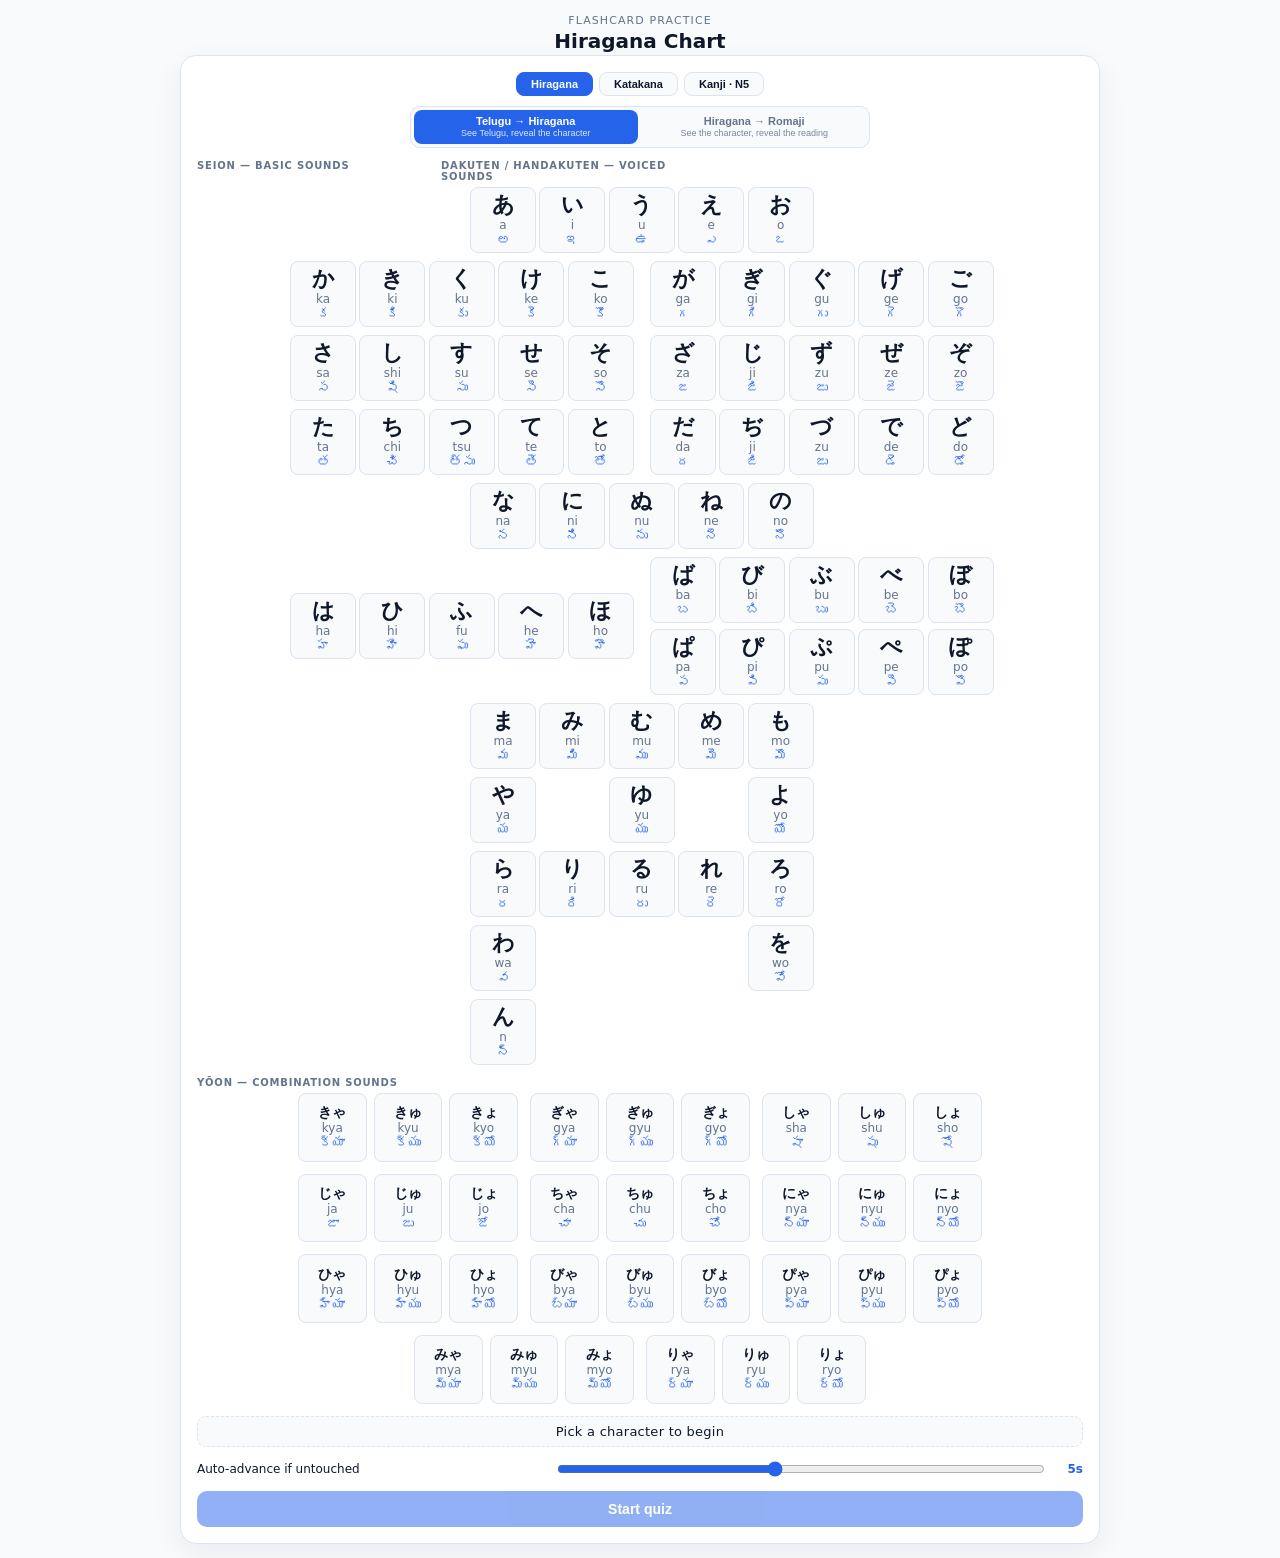
<file: hiragana-karuta.html>
<!DOCTYPE html>
<html lang="en">
<head>
<meta charset="UTF-8">
<title>Script Flashcards</title>
<meta name="viewport" content="width=device-width, initial-scale=1.0">
<script>
  // Same origin as the parent app, so the shared 'theme' preference carries over —
  // keeps this page in sync whether opened directly or inside the parent's popup.
  if (localStorage.getItem('theme') === 'dark' ||
      (!localStorage.getItem('theme') && window.matchMedia('(prefers-color-scheme: dark)').matches)) {
    document.documentElement.classList.add('dark');
  }
</script>
<style>
  :root{
    color-scheme: light;
    --panel: #ffffff;
    --panel-strong: #f8fafc;
    --border: #dbe4f0;
    --text: #0f172a;
    --muted: #64748b;
    --accent: #2563eb;
    --accent-soft: #eff6ff;
    --accent-dark: #1e3a8a;
    --success: #059669;
    --success-soft: rgba(5,150,105,0.12);
  }
  :root.dark{
    color-scheme: dark;
    --panel: #1e293b;
    --panel-strong: #0f172a;
    --border: #334155;
    --text: #e2e8f0;
    --muted: #94a3b8;
    --accent: #3b82f6;
    --accent-soft: #1e3a8a;
    --accent-dark: #93c5fd;
    --success: #34d399;
    --success-soft: rgba(52,211,153,0.15);
  }
  *{ box-sizing: border-box; }
  html{ -webkit-text-size-adjust:100%; overflow-x:hidden; }
  body{
    margin:0;
    min-height:100vh;
    width:100%;
    overflow-x:hidden;
    background: var(--panel-strong);
    font-family: Inter, ui-sans-serif, system-ui, -apple-system, BlinkMacSystemFont, "Segoe UI", sans-serif;
    color: var(--text);
    padding: clamp(8px, 2.5vw, 14px);
    transition: background .2s ease, color .2s ease;
  }
  .stage{
    width:100%;
    max-width:920px;
    margin:0 auto;
    min-width:0;
  }
  .eyebrow{
    font-size:11px;
    letter-spacing:.1em;
    text-transform:uppercase;
    color: var(--muted);
    text-align:center;
    margin-bottom:2px;
  }
  h1{
    text-align:center;
    font-size:clamp(17px, 4vw, 20px);
    font-weight:600;
    margin:0 0 2px;
  }
  .sub{
    text-align:center;
    font-size:12px;
    color: var(--muted);
    margin-bottom:12px;
    padding:0 4px;
  }
  .panel{
    background: var(--panel);
    border:1px solid var(--border);
    border-radius:16px;
    padding:clamp(10px, 2.5vw, 16px);
    box-shadow: 0 10px 30px rgba(15,23,42,0.06);
  }
  /* --- Setup screen --- */
  label{
    display:block;
    font-size:12px;
    color: var(--text);
    font-weight:500;
    margin-bottom:6px;
  }
  .script-tabs{
    display:flex;
    flex-wrap:wrap;
    justify-content:center;
    gap:6px;
    margin-bottom:10px;
  }
  .script-tab{
    flex:0 1 auto;
    padding:5px 14px;
    border:1px solid var(--border);
    border-radius:8px;
    background: var(--panel-strong);
    color: var(--text);
    font-size:11px;
    font-weight:600;
    cursor:pointer;
    transition: background .15s ease, color .15s ease;
  }
  .script-tab.active{ background: var(--accent); color:#fff; border-color: var(--accent); }
  .script-tab:not(.active):hover{ background: var(--accent-soft); }
  .kanji-block{ margin-bottom:12px; }
  .kanji-table{
    display:grid;
    grid-template-columns:repeat(6, minmax(0, 1fr));
    gap:min(1.5vw, 5px);
    width:100%;
  }
  .chart-cell.kanji .k{ font-size:clamp(15px, 3.6vw, 20px); }
  @media (max-width:460px){
    .kanji-table{ grid-template-columns:repeat(4, minmax(0, 1fr)); }
  }
  .block-label{
    font-size:10px;
    letter-spacing:.08em;
    text-transform:uppercase;
    color: var(--muted);
    font-weight:600;
    margin-bottom:5px;
  }
  .block-label-row{
    display:flex;
    flex-wrap:wrap;
    gap:5px 14px;
    margin-bottom:5px;
  }
  .block-label-row .block-label{
    flex:1 1 140px;
    max-width:230px;
    margin-bottom:0;
  }
  .pair-grid{ margin-bottom:12px; }
  .pair-row{
    display:flex;
    flex-wrap:wrap;
    align-items:center;
    justify-content:center;
    gap:6px 20px;
    margin-bottom:8px;
    min-width:0;
  }
  .pair-right{
    display:flex;
    flex-direction:column;
    gap:6px;
    flex:0 1 340px;
    min-width:0;
    max-width:340px;
  }
  .kana-table{
    display:grid;
    grid-template-columns:repeat(5, minmax(0, 1fr));
    gap:min(1.4vw, 7px);
    width:100%;
    max-width:340px;
    min-width:0;
  }
  .pair-row > .kana-table{
    flex:0 1 340px;
  }
  .pair-right > .kana-table{
    flex:0 0 auto;
  }
  .yoon-wrap{
    display:flex;
    flex-wrap:wrap;
    justify-content:center;
    gap:12px;
    margin-bottom:12px;
    min-width:0;
  }
  .yoon-wrap .kana-table{
    grid-template-columns:repeat(3, minmax(0, 1fr));
    max-width:220px;
  }
  .chart-cell{
    position:relative;
    display:flex;
    flex-direction:column;
    align-items:center;
    justify-content:center;
    border-radius:8px;
    border:1px solid var(--border);
    background: var(--panel-strong);
    cursor:pointer;
    transition: background .15s ease, border-color .15s ease, transform .1s ease;
    padding:4px 2px;
    aspect-ratio:1;
    min-height:clamp(30px, 10vw, 66px);
  }
  .chart-cell.empty{ border:none; background:transparent; cursor:default; }
  .chart-cell:hover:not(.empty){ transform: translateY(-1px); border-color: var(--accent); }
  .chart-cell .k{
    font-size:clamp(14px, 4vw, 22px);
    font-weight:700;
    color: var(--text);
    line-height:1;
  }
  .chart-cell .k.wide{ font-size:clamp(9px, 2.8vw, 14px); }
  .chart-cell .r{
    font-size:clamp(8px, 2.1vw, 12px);
    color: var(--muted);
    margin-top:2px;
  }
  .chart-cell .telugu{
    font-size:clamp(8px, 2.3vw, 13px);
    color: var(--accent);
    margin-top:1px;
    line-height:1;
  }
  /* Dark theme only: the default --muted/--accent shades read a bit dim
     against these near-black cell backgrounds, so brighten just the chart
     cell hint text without touching the shared variables used elsewhere. */
  :root.dark .chart-cell .r{ color:#cbd5e1; }
  :root.dark .chart-cell .telugu{ color:#7dd3fc; }
  .chart-cell.in-range{
    background: var(--success-soft);
    border-color: var(--success);
  }
  .chart-cell.in-range .r{ color: var(--success); }
  .chart-cell.in-range .telugu{ color: var(--success); }
  .chart-cell.selected{
    background: var(--accent);
    border-color: var(--accent-dark);
  }
  .chart-cell.selected .k, .chart-cell.selected .r, .chart-cell.selected .telugu{ color:#fff; }
  .range-preview{
    font-size:13px;
    letter-spacing:.02em;
    text-align:center;
    color: var(--text);
    background: var(--panel-strong);
    border:1px dashed var(--border);
    border-radius:9px;
    padding:7px 10px;
    margin-bottom:12px;
    min-height:16px;
  }
  .timer-row{
    display:flex;
    align-items:center;
    gap:10px;
    margin-bottom:12px;
    font-size:12px;
    color: var(--text);
  }
  .timer-row label{
    margin-bottom:0;
    flex:1;
    min-width:0;
  }
  .timer-row input[type=range]{
    flex:1.4;
    accent-color: var(--accent);
  }
  .timer-row .timer-value{
    font-weight:700;
    color: var(--accent);
    min-width:26px;
    text-align:right;
  }
  .mode-toggle{
    display:flex;
    gap:5px;
    margin:0 auto 12px;
    max-width:460px;
    background: var(--panel-strong);
    border:1px solid var(--border);
    border-radius:10px;
    padding:3px;
  }
  .mode-btn{
    flex:1;
    padding:5px 8px;
    border:none;
    border-radius:8px;
    background:transparent;
    color: var(--muted);
    font-size:11px;
    font-weight:600;
    cursor:pointer;
    transition: background .15s ease, color .15s ease;
    line-height:1.2;
  }
  .mode-btn .mode-sub{
    display:block;
    font-weight:400;
    font-size:9px;
    opacity:.85;
    margin-top:0;
  }
  .mode-btn.active{
    background: var(--accent);
    color:#fff;
  }
  .mode-btn:not(.active):hover{ background: var(--accent-soft); }
  @media (max-width:380px){
    .mode-toggle{ flex-direction:column; }
  }
  button.primary{
    width:100%;
    padding:10px;
    border:none;
    border-radius:10px;
    background: var(--accent);
    color:#fff;
    font-size:14px;
    font-weight:600;
    cursor:pointer;
    transition: transform .15s ease, box-shadow .15s ease, background .15s ease;
  }
  button.primary:hover{ background: var(--accent-dark); }
  button.primary:disabled{ opacity:.5; cursor:not-allowed; }
  button.ghost{
    width:100%;
    padding:8px;
    margin-top:8px;
    border-radius:10px;
    border:1px solid var(--border);
    background:transparent;
    color: var(--text);
    font-size:13px;
    cursor:pointer;
  }
  button.ghost:hover{ background: var(--panel-strong); }
  /* --- Quiz header --- */
  .hud{
    display:flex;
    flex-wrap:wrap;
    justify-content:space-between;
    align-items:center;
    gap:4px 8px;
    font-size:clamp(10px, 2.4vw, 11px);
    color: var(--muted);
    margin-bottom:10px;
  }
  .progress-track{
    height:4px;
    border-radius:4px;
    background: var(--border);
    overflow:hidden;
    margin-bottom:14px;
  }
  .progress-fill{
    height:100%;
    background: var(--accent);
    border-radius:4px;
    transition: width .3s ease;
  }
  /* --- Flip card --- */
  .card-wrap{
    height:clamp(100px, 22vw, 140px);
    position:relative;
    perspective: 900px;
    margin-bottom:12px;
  }
  .card{
    position:absolute;
    inset:0;
    cursor:pointer;
    transform-style: preserve-3d;
    transition: transform .5s cubic-bezier(.4,.6,.3,1), opacity .45s ease;
  }
  .card-face{
    position:absolute;
    inset:0;
    display:flex;
    align-items:center;
    justify-content:center;
    flex-direction:column;
    background: var(--panel-strong);
    border:2px solid var(--border);
    border-radius:14px;
    box-shadow: 0 8px 20px rgba(15,23,42,0.06);
    backface-visibility: hidden;
  }
  .card-face.card-back{
    transform: rotateY(180deg);
    border-color: var(--accent);
  }
  .card.flipped{ transform: rotateY(180deg); }
  .card .kana{
    font-size:clamp(36px, 9vw, 60px);
    font-weight:700;
    color: var(--text);
    user-select:none;
  }
  .card .kana.wide{ font-size:clamp(26px, 6.5vw, 42px); }
  .card .kana.telugu-front{ font-weight:600; }
  .card-face .kana.romaji-reveal{
    font-size:clamp(16px, 5vw, 28px);
    line-height:1.2;
    text-align:center;
    padding:0 10px;
    word-break:break-word;
  }
  .card-face .reveal-romaji{
    margin-top:4px;
    font-size:clamp(11px, 2.6vw, 13px);
    font-weight:600;
    color: var(--accent);
  }
  .card.leaving{
    transform: translateY(160px) rotate(6deg);
    opacity:0;
  }
  .card.leaving.flipped{
    transform: translateY(160px) rotate(6deg) rotateY(180deg);
  }
  .card.incoming{
    transform: translateY(28px);
    opacity:0;
  }
  /* --- Hint line --- */
  .feedback{
    min-height:34px;
    text-align:center;
    font-size:12px;
    color: var(--muted);
    margin-bottom:10px;
    line-height:1.4;
  }
  .feedback .correct-ans{ color: var(--success); font-weight:700; }
  .center-msg{
    text-align:center;
  }
  .center-msg .big{
    font-size:clamp(18px, 5vw, 24px);
    font-weight:700;
    margin-bottom:6px;
  }
  .center-msg p{ color: var(--muted); font-size:13px; margin-bottom:14px; }
  .hidden{ display:none !important; }
</style>
</head>
<body>
<div class="stage">

  <!-- SCREEN: SETUP -->
  <div id="screen-setup">
    <div class="eyebrow">Flashcard Practice</div>
    <h1 id="chartTitle">Hiragana Chart</h1>
    <div class="panel">
      <div class="script-tabs" id="scriptTabs">
        <button type="button" class="script-tab active" data-script="hiragana">Hiragana</button>
        <button type="button" class="script-tab" data-script="katakana">Katakana</button>
        <button type="button" class="script-tab" data-script="kanji">Kanji · N5</button>
      </div>
      <div class="mode-toggle" id="modeToggle">
        <button type="button" class="mode-btn active" data-mode="reverse">
          <span class="mode-main">Telugu → Hiragana</span>
          <span class="mode-sub">See Telugu, reveal the character</span>
        </button>
        <button type="button" class="mode-btn" data-mode="forward">
          <span class="mode-main">Hiragana → Romaji</span>
          <span class="mode-sub">See the character, reveal the reading</span>
        </button>
      </div>
      <div id="kanaChartWrap">
        <div class="block-label-row">
          <div class="block-label">Seion — Basic Sounds</div>
          <div class="block-label">Dakuten / Handakuten — Voiced Sounds</div>
        </div>
        <div class="pair-grid" id="pairGrid"></div>
        <div class="block-label">Yōon — Combination Sounds</div>
        <div class="yoon-wrap" id="yoonWrap"></div>
      </div>
      <div id="kanjiChartWrap" class="hidden">
        <div id="kanjiSections"></div>
      </div>
      <div class="range-preview" id="rangePreview">Pick a character to begin</div>
      <div class="timer-row">
        <label for="cardTimerRange">Auto-advance if untouched</label>
        <input type="range" id="cardTimerRange" min="1" max="10" step="1" value="5">
        <span class="timer-value" id="cardTimerValue">5s</span>
      </div>
      <button class="primary" id="startBtn" disabled>Start quiz</button>
    </div>
  </div>

  <!-- SCREEN: QUIZ (flip-card deck) -->
  <div id="screen-quiz" class="hidden">
    <div class="eyebrow">Flashcard Deck</div>
    <h1 id="quizTitle">Hiragana Flashcards</h1>
    <div class="sub" id="quizSub">Listen to the Telugu, then tap the card to reveal</div>
    <div class="panel">
      <div class="hud">
        <span id="hudCount">Card 1 / 10</span>
      </div>
      <div class="progress-track"><div class="progress-fill" id="progressFill" style="width:0%"></div></div>
      <div class="card-wrap">
        <div class="card" id="card">
          <div class="card-face card-front">
            <span class="kana telugu-front" id="kanaChar">అ</span>
          </div>
          <div class="card-face card-back">
            <span class="kana" id="revealChar">あ</span>
            <span class="reveal-romaji" id="revealRomaji">a</span>
          </div>
        </div>
      </div>
      <div class="feedback" id="feedback">Tap the card to reveal the answer</div>
    </div>
  </div>

  <!-- SCREEN: MAIN DECK RESULT -->
  <div id="screen-result" class="hidden">
    <div class="eyebrow">Deck Complete</div>
    <h1>Deck reviewed</h1>
    <div class="panel">
      <div class="center-msg">
        <div class="big" id="resultBig">Deck reviewed</div>
        <p id="resultSub"></p>
      </div>
      <button class="ghost" id="restartBtn">Choose a new range</button>
    </div>
  </div>

</div>

<script>
// ---------- Data: full hiragana set, grouped into teaching sections ----------
const SECTIONS = [
  {
    name: "Basic (Seion)",
    chars: [
      {k:"あ", r:"a", t:"అ"},{k:"い", r:"i", t:"ఇ"},{k:"う", r:"u", t:"ఉ"},{k:"え", r:"e", t:"ఎ"},{k:"お", r:"o", t:"ఒ"},
      {k:"か", r:"ka", t:"క"},{k:"き", r:"ki", t:"కి"},{k:"く", r:"ku", t:"కు"},{k:"け", r:"ke", t:"కె"},{k:"こ", r:"ko", t:"కొ"},
      {k:"さ", r:"sa", t:"స"},{k:"し", r:"shi", alt:["si"], t:"షి"},{k:"す", r:"su", t:"సు"},{k:"せ", r:"se", t:"సె"},{k:"そ", r:"so", t:"సొ"},
      {k:"た", r:"ta", t:"త"},{k:"ち", r:"chi", alt:["ti"], t:"చి"},{k:"つ", r:"tsu", alt:["tu"], t:"త్సు"},{k:"て", r:"te", t:"తె"},{k:"と", r:"to", t:"తో"},
      {k:"な", r:"na", t:"న"},{k:"に", r:"ni", t:"ని"},{k:"ぬ", r:"nu", t:"ను"},{k:"ね", r:"ne", t:"నె"},{k:"の", r:"no", t:"నొ"},
      {k:"は", r:"ha", t:"హ"},{k:"ひ", r:"hi", t:"హి"},{k:"ふ", r:"fu", alt:["hu"], t:"ఫు"},{k:"へ", r:"he", t:"హె"},{k:"ほ", r:"ho", t:"హొ"},
      {k:"ま", r:"ma", t:"మ"},{k:"み", r:"mi", t:"మి"},{k:"む", r:"mu", t:"ము"},{k:"め", r:"me", t:"మె"},{k:"も", r:"mo", t:"మొ"},
      {k:"や", r:"ya", t:"య"},{k:"ゆ", r:"yu", t:"యు"},{k:"よ", r:"yo", t:"యో"},
      {k:"ら", r:"ra", t:"ర"},{k:"り", r:"ri", t:"రి"},{k:"る", r:"ru", t:"రు"},{k:"れ", r:"re", t:"రె"},{k:"ろ", r:"ro", t:"రో"},
      {k:"わ", r:"wa", t:"వ"},{k:"を", r:"wo", alt:["o"], t:"వో"},
      {k:"ん", r:"n", alt:["nn"], t:"న్"}
    ]
  },
  {
    name: "Voiced & Semi-voiced (Dakuten / Handakuten)",
    chars: [
      {k:"が", r:"ga", t:"గ"},{k:"ぎ", r:"gi", t:"గి"},{k:"ぐ", r:"gu", t:"గు"},{k:"げ", r:"ge", t:"గె"},{k:"ご", r:"go", t:"గొ"},
      {k:"ざ", r:"za", t:"జ"},{k:"じ", r:"ji", alt:["zi"], t:"జి"},{k:"ず", r:"zu", t:"జు"},{k:"ぜ", r:"ze", t:"జె"},{k:"ぞ", r:"zo", t:"జొ"},
      {k:"だ", r:"da", t:"ద"},{k:"ぢ", r:"ji", alt:["di","dji"], t:"జి"},{k:"づ", r:"zu", alt:["du"], t:"జు"},{k:"で", r:"de", t:"డె"},{k:"ど", r:"do", t:"డో"},
      {k:"ば", r:"ba", t:"బ"},{k:"び", r:"bi", t:"బి"},{k:"ぶ", r:"bu", t:"బు"},{k:"べ", r:"be", t:"బె"},{k:"ぼ", r:"bo", t:"బొ"},
      {k:"ぱ", r:"pa", t:"ప"},{k:"ぴ", r:"pi", t:"పి"},{k:"ぷ", r:"pu", t:"పు"},{k:"ぺ", r:"pe", t:"పె"},{k:"ぽ", r:"po", t:"పొ"}
    ]
  },
  {
    name: "Combination Sounds (Yōon)",
    chars: [
      {k:"きゃ", r:"kya", t:"క్యా"},{k:"きゅ", r:"kyu", t:"క్యు"},{k:"きょ", r:"kyo", t:"క్యో"},
      {k:"しゃ", r:"sha", alt:["sya"], t:"షా"},{k:"しゅ", r:"shu", alt:["syu"], t:"షు"},{k:"しょ", r:"sho", alt:["syo"], t:"షో"},
      {k:"ちゃ", r:"cha", alt:["tya"], t:"చా"},{k:"ちゅ", r:"chu", alt:["tyu"], t:"చు"},{k:"ちょ", r:"cho", alt:["tyo"], t:"చో"},
      {k:"にゃ", r:"nya", t:"న్యా"},{k:"にゅ", r:"nyu", t:"న్యు"},{k:"にょ", r:"nyo", t:"న్యో"},
      {k:"ひゃ", r:"hya", t:"హ్యా"},{k:"ひゅ", r:"hyu", t:"హ్యు"},{k:"ひょ", r:"hyo", t:"హ్యో"},
      {k:"みゃ", r:"mya", t:"మ్యా"},{k:"みゅ", r:"myu", t:"మ్యు"},{k:"みょ", r:"myo", t:"మ్యో"},
      {k:"りゃ", r:"rya", t:"ర్యా"},{k:"りゅ", r:"ryu", t:"ర్యు"},{k:"りょ", r:"ryo", t:"ర్యో"},
      {k:"ぎゃ", r:"gya", t:"గ్యా"},{k:"ぎゅ", r:"gyu", t:"గ్యు"},{k:"ぎょ", r:"gyo", t:"గ్యో"},
      {k:"じゃ", r:"ja", alt:["jya","zya"], t:"జా"},{k:"じゅ", r:"ju", alt:["jyu","zyu"], t:"జు"},{k:"じょ", r:"jo", alt:["jyo","zyo"], t:"జో"},
      {k:"びゃ", r:"bya", t:"బ్యా"},{k:"びゅ", r:"byu", t:"బ్యు"},{k:"びょ", r:"byo", t:"బ్యో"},
      {k:"ぴゃ", r:"pya", t:"ప్యా"},{k:"ぴゅ", r:"pyu", t:"ప్యు"},{k:"ぴょ", r:"pyo", t:"ప్యో"}
    ]
  }
];

const CHAR_MAP = new Map();
SECTIONS.forEach(sec => sec.chars.forEach(c => CHAR_MAP.set(c.k, c)));

function shuffle(arr){
  const a = [...arr];
  for(let i = a.length - 1; i > 0; i--){
    const j = Math.floor(Math.random() * (i + 1));
    [a[i], a[j]] = [a[j], a[i]];
  }
  return a;
}

// ---------- Kana chart layout — this defines BOTH the visual table AND the row-wise
// selection order, shared by hiragana and katakana (only the glyphs differ). ----------
const PAIRED_ROWS = [
  { left:["あ","い","う","え","お"], right:null },
  { left:["か","き","く","け","こ"], right:["が","ぎ","ぐ","げ","ご"] },
  { left:["さ","し","す","せ","そ"], right:["ざ","じ","ず","ぜ","ぞ"] },
  { left:["た","ち","つ","て","と"], right:["だ","ぢ","づ","で","ど"] },
  { left:["な","に","ぬ","ね","の"], right:null },
  { left:["は","ひ","ふ","へ","ほ"], right:[["ば","び","ぶ","べ","ぼ"], ["ぱ","ぴ","ぷ","ぺ","ぽ"]] },
  { left:["ま","み","む","め","も"], right:null },
  { left:["や",null,"ゆ",null,"よ"], right:null },
  { left:["ら","り","る","れ","ろ"], right:null },
  { left:["わ",null,null,null,"を"], right:null },
  { left:["ん",null,null,null,null], right:null }
];
const YOON_GROUPS = [
  ["きゃ","きゅ","きょ"], ["ぎゃ","ぎゅ","ぎょ"],
  ["しゃ","しゅ","しょ"], ["じゃ","じゅ","じょ"],
  ["ちゃ","ちゅ","ちょ"],
  ["にゃ","にゅ","にょ"],
  ["ひゃ","ひゅ","ひょ"], ["びゃ","びゅ","びょ"], ["ぴゃ","ぴゅ","ぴょ"],
  ["みゃ","みゅ","みょ"],
  ["りゃ","りゅ","りょ"]
];

function toKatakanaChar(char){
  const code = char.charCodeAt(0);
  if(code >= 0x3041 && code <= 0x3096) return String.fromCharCode(code + 0x60);
  return char;
}
function toKatakanaWord(word){
  return word.split('').map(toKatakanaChar).join('');
}

// Build a deck by walking the chart left-to-right, top-to-bottom — so selection order
// matches what the eye sees, regardless of seion/dakuten/yoon grouping.
function buildKanaDeck(transformChar){
  const deck = [];
  const pushChar = (k) => {
    if(k === null) return;
    const data = CHAR_MAP.get(k);
    deck.push({ k: transformChar(k), r: data.r, t: data.t, alt: data.alt });
  };
  PAIRED_ROWS.forEach(spec => {
    spec.left.forEach(pushChar);
    if(spec.right){
      const rightRows = Array.isArray(spec.right[0]) ? spec.right : [spec.right];
      rightRows.forEach(row => row.forEach(pushChar));
    }
  });
  YOON_GROUPS.forEach(group => group.forEach(pushChar));
  return deck;
}

const HIRAGANA_DECK = buildKanaDeck(k => k);
const KATAKANA_DECK = buildKanaDeck(toKatakanaWord);

// ---------- Kanji N5 deck — flat, no dakuten-style pairing, grouped into themed sections ----------
const KANJI_N5_DECK = [
  { k: '一', r: 'ichi', alt: ['hitotsu'], t: 'ఒకటి' },
  { k: '二', r: 'ni', alt: ['futatsu'], t: 'రెండు' },
  { k: '三', r: 'san', alt: ['mittsu'], t: 'మూడు' },
  { k: '四', r: 'yon', alt: ['shi', 'yottsu'], t: 'నాలుగు' },
  { k: '五', r: 'go', alt: ['itsutsu'], t: 'ఐదు' },
  { k: '六', r: 'roku', alt: ['muttsu'], t: 'ఆరు' },
  { k: '七', r: 'nana', alt: ['shichi', 'nanatsu'], t: 'ఏడు' },
  { k: '八', r: 'hachi', alt: ['yattsu'], t: 'ఎనిమిది' },
  { k: '九', r: 'kyuu', alt: ['ku', 'kokonotsu'], t: 'తొమ్మిది' },
  { k: '十', r: 'juu', alt: ['too'], t: 'పది' },
  { k: '百', r: 'hyaku', alt: ['byaku'], t: 'వంద' },
  { k: '千', r: 'sen', alt: [], t: 'వెయ్యి' },
  { k: '万', r: 'man', alt: ['ban'], t: 'పదివేలు' },
  { k: '円', r: 'en', alt: ['maru'], t: 'యెన్' },
  { k: '日', r: 'hi', alt: ['nichi', 'ka', 'bi'], t: 'రోజు' },
  { k: '月', r: 'tsuki', alt: ['getsu', 'gatsu'], t: 'నెల' },
  { k: '火', r: 'hi', alt: ['ka'], t: 'నిప్పు' },
  { k: '水', r: 'mizu', alt: ['sui'], t: 'నీరు' },
  { k: '木', r: 'ki', alt: ['moku', 'boku'], t: 'చెట్టు' },
  { k: '金', r: 'kane', alt: ['kin'], t: 'డబ్బు' },
  { k: '土', r: 'tsuchi', alt: ['do'], t: 'మట్టి' },
  { k: '年', r: 'toshi', alt: ['nen'], t: 'సంవత్సరం' },
  { k: '時', r: 'toki', alt: ['ji'], t: 'సమయం' },
  { k: '分', r: 'fun', alt: ['bun', 'wakaru'], t: 'నిమిషం' },
  { k: '半', r: 'han', alt: ['nakaba'], t: 'సగం' },
  { k: '今', r: 'ima', alt: ['kon'], t: 'ఇప్పుడు' },
  { k: '先', r: 'saki', alt: ['sen'], t: 'క్రితం' },
  { k: '午', r: 'go', alt: [], t: 'మధ్యాహ్నం' },
  { k: '後', r: 'ato', alt: ['go', 'ushiro'], t: 'తర్వాత' },
  { k: '前', r: 'mae', alt: ['zen'], t: 'ముందు' },
  { k: '間', r: 'aida', alt: ['kan', 'ma'], t: 'మధ్య' },
  { k: '週', r: 'shuu', alt: [], t: 'వారం' },
  { k: '毎', r: 'mai', alt: [], t: 'ప్రతి' },
  { k: '来', r: 'kuru', alt: ['rai', 'ki'], t: 'రావడం' },
  { k: '人', r: 'hito', alt: ['jin', 'nin'], t: 'వ్యక్తి' },
  { k: '女', r: 'onna', alt: ['jo'], t: 'స్త్రీ' },
  { k: '男', r: 'otoko', alt: ['dan', 'nan'], t: 'పురుషుడు' },
  { k: '子', r: 'ko', alt: ['shi'], t: 'పిల్లవాడు' },
  { k: '父', r: 'chichi', alt: ['fu', 'tou'], t: 'తండ్రి' },
  { k: '母', r: 'haha', alt: ['bo', 'kaa'], t: 'తల్లి' },
  { k: '友', r: 'tomo', alt: ['yuu'], t: 'స్నేహితుడు' },
  { k: '学', r: 'gaku', alt: ['manabu'], t: 'చదువు' },
  { k: '生', r: 'sei', alt: ['nama', 'shou'], t: 'జీవితం' },
  { k: '校', r: 'kou', alt: [], t: 'పాఠశాల' },
  { k: '語', r: 'go', alt: ['kataru'], t: 'భాష' },
  { k: '本', r: 'hon', alt: ['moto'], t: 'పుస్తకం' },
  { k: '名', r: 'na', alt: ['mei', 'myou'], t: 'పేరు' },
  { k: '何', r: 'nani', alt: ['nan'], t: 'ఏమిటి' },
  { k: '大', r: 'ookii', alt: ['dai', 'tai'], t: 'పెద్ద' },
  { k: '小', r: 'chiisai', alt: ['shou'], t: 'చిన్న' },
  { k: '上', r: 'ue', alt: ['jou', 'agaru', 'noboru'], t: 'పైన' },
  { k: '下', r: 'shita', alt: ['ka', 'ge', 'sagaru'], t: 'క్రింద' },
  { k: '中', r: 'naka', alt: ['chuu'], t: 'లోపల' },
  { k: '左', r: 'hidari', alt: ['sa'], t: 'ఎడమ' },
  { k: '右', r: 'migi', alt: ['u', 'yuu'], t: 'కుడి' },
  { k: '外', r: 'soto', alt: ['gai'], t: 'బయట' },
  { k: '高', r: 'takai', alt: ['kou'], t: 'ఎత్తైన' },
  { k: '長', r: 'nagai', alt: ['chou'], t: 'పొడవైన' },
  { k: '古', r: 'furui', alt: ['ko'], t: 'పాత' },
  { k: '安', r: 'yasui', alt: ['an'], t: 'చౌక' },
  { k: '多', r: 'ooi', alt: ['ta'], t: 'చాలా' },
  { k: '新', r: 'atarashii', alt: ['shin'], t: 'కొత్త' },
  { k: '少', r: 'sukunai', alt: ['sukoshi', 'shou'], t: 'కొద్దిగా' },
  { k: '白', r: 'shiro', alt: ['shiroi', 'haku'], t: 'తెలుపు' },
  { k: '山', r: 'yama', alt: ['san'], t: 'పర్వతం' },
  { k: '川', r: 'kawa', alt: ['sen'], t: 'నది' },
  { k: '天', r: 'ten', alt: ['ama'], t: 'స్వర్గం' },
  { k: '気', r: 'ki', alt: ['ke'], t: 'మనసు' },
  { k: '雨', r: 'ame', alt: ['u'], t: 'వర్షం' },
  { k: '花', r: 'hana', alt: ['ka'], t: 'పువ్వు' },
  { k: '魚', r: 'sakana', alt: ['gyo'], t: 'చేప' },
  { k: '空', r: 'sora', alt: ['kuu', 'kara'], t: 'ఆకాశం' },
  { k: '国', r: 'kuni', alt: ['koku'], t: 'దేశం' },
  { k: '社', r: 'sha', alt: ['yashiro'], t: 'కంపెనీ' },
  { k: '会', r: 'kai', alt: ['au'], t: 'సమావేశం' },
  { k: '店', r: 'mise', alt: ['ten'], t: 'దుకాణం' },
  { k: '道', r: 'michi', alt: ['dou'], t: 'రహదారి' },
  { k: '駅', r: 'eki', alt: [], t: 'స్టేషన్' },
  { k: '電', r: 'den', alt: [], t: 'విద్యుత్' },
  { k: '車', r: 'kuruma', alt: ['sha'], t: 'కారు' },
  { k: '行', r: 'iku', alt: ['kou', 'gyou', 'okonau'], t: 'వెళ్ళడం' },
  { k: '出', r: 'deru', alt: ['shutsu', 'dasu'], t: 'బయటకు వెళ్ళడం' },
  { k: '入', r: 'hairu', alt: ['nyuu', 'ireru'], t: 'ప్రవేశించడం' },
  { k: '見', r: 'miru', alt: ['ken'], t: 'చూడటం' },
  { k: '聞', r: 'kiku', alt: ['bun', 'mon'], t: 'వినడం' },
  { k: '話', r: 'hanasu', alt: ['wa', 'hanashi'], t: 'మాట్లాడటం' },
  { k: '読', r: 'yomu', alt: ['doku'], t: 'చదవడం' },
  { k: '書', r: 'kaku', alt: ['sho'], t: 'రాయడం' },
  { k: '食', r: 'taberu', alt: ['shoku', 'kuu'], t: 'తినడం' },
  { k: '飲', r: 'nomu', alt: ['in'], t: 'తాగడం' },
  { k: '買', r: 'kau', alt: ['bai'], t: 'కొనడం' },
  { k: '立', r: 'tatsu', alt: ['ritsu'], t: 'నిలబడటం' },
  { k: '休', r: 'yasumu', alt: ['kyuu'], t: 'విశ్రాంతి' },
  { k: '言', r: 'iu', alt: ['koto', 'gen'], t: 'చెప్పడం' },
  { k: '目', r: 'me', alt: ['moku'], t: 'కన్ను' },
  { k: '口', r: 'kuchi', alt: ['kou', 'ku'], t: 'నోరు' },
  { k: '耳', r: 'mimi', alt: ['ji'], t: 'చెవి' },
  { k: '手', r: 'te', alt: ['shu'], t: 'చెయ్యి' },
  { k: '足', r: 'ashi', alt: ['soku', 'taru'], t: 'కాలు' },
  { k: '東', r: 'higashi', alt: ['tou'], t: 'తూర్పు' },
  { k: '西', r: 'nishi', alt: ['sei'], t: 'పడమర' },
  { k: '南', r: 'minami', alt: ['nan'], t: 'దక్షిణం' },
  { k: '北', r: 'kita', alt: ['hoku'], t: 'ఉత్తరం' }
];

const KANJI_SECTIONS = [
  { title: 'Numbers', start: 0, end: 14 },
  { title: 'Time & Calendar', start: 14, end: 34 },
  { title: 'People & Family', start: 34, end: 41 },
  { title: 'School & Language', start: 41, end: 48 },
  { title: 'Size, Direction & Description', start: 48, end: 64 },
  { title: 'Nature', start: 64, end: 72 },
  { title: 'Places & Things', start: 72, end: 80 },
  { title: 'Common Verbs', start: 80, end: 94 },
  { title: 'Body Parts', start: 94, end: 99 },
  { title: 'Directions', start: 99, end: 103 }
];

// ---------- Script registry — every script-aware piece of UI reads from here ----------
const SCRIPTS = {
  hiragana: { key:'hiragana', label:'Hiragana', deck:HIRAGANA_DECK, kind:'kana',
    chartTitle:'Hiragana Chart', forwardLabel:'Hiragana → Romaji', reverseLabel:'Telugu → Hiragana' },
  katakana: { key:'katakana', label:'Katakana', deck:KATAKANA_DECK, kind:'kana',
    chartTitle:'Katakana Chart', forwardLabel:'Katakana → Romaji', reverseLabel:'Telugu → Katakana' },
  kanji: { key:'kanji', label:'Kanji · N5', deck:KANJI_N5_DECK, kind:'kanji',
    chartTitle:'Kanji · N5 Chart', forwardLabel:'Kanji → Romaji', reverseLabel:'Telugu → Kanji' }
};

// ---------- Chart rendering — kana (paired/yōon layout) vs kanji (flat, themed sections) ----------
const kanaChartWrap = document.getElementById('kanaChartWrap');
const kanjiChartWrap = document.getElementById('kanjiChartWrap');
const pairGrid = document.getElementById('pairGrid');
const yoonWrap = document.getElementById('yoonWrap');
const kanjiSections = document.getElementById('kanjiSections');

function buildCell(idx, deck){
  if(idx === null){
    const empty = document.createElement('div');
    empty.className = 'chart-cell empty';
    return empty;
  }
  const entry = deck[idx];
  const cell = document.createElement('div');
  cell.className = 'chart-cell';
  cell.dataset.index = idx;
  cell.innerHTML = `
    <span class="k${entry.k.length > 1 ? ' wide' : ''}">${entry.k}</span>
    <span class="r">${entry.r}</span>
    <span class="telugu">${entry.t}</span>`;
  cell.addEventListener('click', () => selectEnd(idx));
  return cell;
}

function buildKanaTable(row, counterRef){
  const table = document.createElement('div');
  table.className = 'kana-table';
  row.forEach(k => {
    if(k === null){
      table.appendChild(buildCell(null, currentDeck));
    } else {
      table.appendChild(buildCell(counterRef.i++, currentDeck));
    }
  });
  return table;
}

function renderKanaChart(){
  pairGrid.innerHTML = '';
  yoonWrap.innerHTML = '';
  const counterRef = { i: 0 };
  PAIRED_ROWS.forEach(spec => {
    const pairRow = document.createElement('div');
    pairRow.className = 'pair-row';
    pairRow.appendChild(buildKanaTable(spec.left, counterRef));
    if(spec.right){
      const rightWrap = document.createElement('div');
      rightWrap.className = 'pair-right';
      const rightRows = Array.isArray(spec.right[0]) ? spec.right : [spec.right];
      rightRows.forEach(r => rightWrap.appendChild(buildKanaTable(r, counterRef)));
      pairRow.appendChild(rightWrap);
    }
    pairGrid.appendChild(pairRow);
  });
  YOON_GROUPS.forEach(group => {
    const table = document.createElement('div');
    table.className = 'kana-table';
    group.forEach(() => table.appendChild(buildCell(counterRef.i++, currentDeck)));
    yoonWrap.appendChild(table);
  });
}

function renderKanjiChart(){
  kanjiSections.innerHTML = '';
  KANJI_SECTIONS.forEach(section => {
    const block = document.createElement('div');
    block.className = 'kanji-block';
    const label = document.createElement('div');
    label.className = 'block-label';
    label.textContent = section.title;
    block.appendChild(label);
    const table = document.createElement('div');
    table.className = 'kanji-table';
    for(let idx = section.start; idx < section.end; idx++){
      const cell = buildCell(idx, currentDeck);
      cell.classList.add('kanji');
      table.appendChild(cell);
    }
    block.appendChild(table);
    kanjiSections.appendChild(block);
  });
}

let activeScript = 'hiragana';
let currentDeck = SCRIPTS.hiragana.deck;

function renderChartForScript(scriptKey){
  activeScript = scriptKey;
  currentDeck = SCRIPTS[scriptKey].deck;
  const isKanji = SCRIPTS[scriptKey].kind === 'kanji';
  kanaChartWrap.classList.toggle('hidden', isKanji);
  kanjiChartWrap.classList.toggle('hidden', !isKanji);
  if(isKanji){
    renderKanjiChart();
  } else {
    renderKanaChart();
  }
  document.getElementById('chartTitle').textContent = SCRIPTS[scriptKey].chartTitle;
  modeToggle.querySelectorAll('.mode-btn').forEach(btn => {
    const label = btn.dataset.mode === 'reverse' ? SCRIPTS[scriptKey].reverseLabel : SCRIPTS[scriptKey].forwardLabel;
    btn.querySelector('.mode-main').textContent = label;
  });
  selectedEnd = -1;
  startBtn.disabled = true;
  rangePreview.textContent = 'Pick a character to begin';
}

const scriptTabs = document.getElementById('scriptTabs');
scriptTabs.querySelectorAll('.script-tab').forEach(btn => {
  btn.addEventListener('click', () => {
    scriptTabs.querySelectorAll('.script-tab').forEach(b => b.classList.toggle('active', b === btn));
    renderChartForScript(btn.dataset.script);
  });
});

// ---------- Mode toggle: reverse (Telugu -> character) vs forward (character -> romaji) ----------
let quizMode = 'reverse';
const modeToggle = document.getElementById('modeToggle');
modeToggle.querySelectorAll('.mode-btn').forEach(btn => {
  btn.addEventListener('click', () => {
    quizMode = btn.dataset.mode;
    modeToggle.querySelectorAll('.mode-btn').forEach(b => b.classList.toggle('active', b === btn));
  });
});

// ---------- Card auto-advance timer: how long a card waits, untouched, before
// it auto-reveals and moves on — user-selectable from 1 to 10 seconds. ----------
const cardTimerRange = document.getElementById('cardTimerRange');
const cardTimerValue = document.getElementById('cardTimerValue');
let cardDurationSeconds = parseInt(cardTimerRange.value, 10);
cardTimerRange.addEventListener('input', () => {
  cardDurationSeconds = parseInt(cardTimerRange.value, 10);
  cardTimerValue.textContent = `${cardDurationSeconds}s`;
});

// ---------- Setup screen: range selection ----------
const rangePreview = document.getElementById('rangePreview');
const startBtn = document.getElementById('startBtn');
let selectedEnd = -1;

function selectEnd(i){
  selectedEnd = i;
  document.querySelectorAll('.chart-cell[data-index]').forEach(cell => {
    const idx = parseInt(cell.dataset.index, 10);
    cell.classList.toggle('in-range', idx <= i);
    cell.classList.toggle('selected', idx === i);
  });
  const first = currentDeck[0], last = currentDeck[i];
  rangePreview.textContent = `${first.k} (${first.r}/${first.t})  →  ${last.k} (${last.r}/${last.t})   ·   ${i+1} card${i===0?'':'s'}`;
  startBtn.disabled = false;
}

startBtn.addEventListener('click', () => {
  if(selectedEnd < 0) return;
  mainDeck = shuffle(currentDeck.slice(0, selectedEnd+1));
  startMainQuiz();
});

// ---------- Screen switching ----------
const screens = {
  setup: document.getElementById('screen-setup'),
  quiz: document.getElementById('screen-quiz'),
  result: document.getElementById('screen-result'),
};
function show(name){
  Object.values(screens).forEach(s => s.classList.add('hidden'));
  screens[name].classList.remove('hidden');
}

// ---------- Read-aloud: Telugu (reverse mode) or Japanese (forward mode) ----------
let teluguVoice = null;
let japaneseVoice = null;
function pickSpeechVoices(){
  if(!('speechSynthesis' in window)) return;
  const voices = window.speechSynthesis.getVoices();
  teluguVoice = voices.find(v => v.lang && v.lang.toLowerCase().startsWith('te')) || null;
  japaneseVoice = voices.find(v => v.lang && v.lang.toLowerCase().startsWith('ja')) || null;
}
if('speechSynthesis' in window){
  pickSpeechVoices();
  window.speechSynthesis.onvoiceschanged = pickSpeechVoices;
}
function speakText(text, lang, voice){
  if(!text || !('speechSynthesis' in window)) return;
  window.speechSynthesis.cancel();
  const utter = new SpeechSynthesisUtterance(text);
  utter.lang = lang;
  if(voice) utter.voice = voice;
  utter.rate = 0.9;
  window.speechSynthesis.speak(utter);
}
function speakTelugu(text){ speakText(text, 'te-IN', teluguVoice); }
function speakJapanese(text){ speakText(text, 'ja-JP', japaneseVoice); }

// ---------- Main deck: flip-card review ----------
// Reverse mode fronts with the Telugu symbol; forward mode fronts with the
// Hiragana/Katakana/Kanji character — either way the front is read aloud
// automatically, tapping the card flips it to reveal the answer, and the next
// card loads on its own shortly after.
let mainDeck = [];
let mainIndex = 0;
let flipped = false;
let advanceTimer = null;
let autoRevealTimer = null;

const cardEl = document.getElementById('card');
const kanaCharEl = document.getElementById('kanaChar');
const revealCharEl = document.getElementById('revealChar');
const revealRomajiEl = document.getElementById('revealRomaji');
const feedbackEl = document.getElementById('feedback');
const quizSub = document.getElementById('quizSub');
const hudCount = document.getElementById('hudCount');
const progressFill = document.getElementById('progressFill');

function startMainQuiz(){
  mainIndex = 0;
  document.getElementById('quizTitle').textContent = `${SCRIPTS[activeScript].label} Flashcards`;
  const baseSub = quizMode === 'reverse'
    ? 'Listen to the Telugu, then tap the card to reveal'
    : 'Look at the character, then tap the card to reveal the reading';
  quizSub.textContent = `${baseSub} — auto-reveals after ${cardDurationSeconds}s if untouched`;
  show('quiz');
  renderMainCard(false);
}

function renderMainCard(animateIn){
  clearTimeout(advanceTimer);
  clearTimeout(autoRevealTimer);
  const entry = mainDeck[mainIndex];
  flipped = false;
  cardEl.className = 'card' + (animateIn ? ' incoming' : '');
  feedbackEl.textContent = 'Tap the card to reveal the answer';

  if(quizMode === 'reverse'){
    kanaCharEl.textContent = entry.t;
    kanaCharEl.classList.add('telugu-front');
    kanaCharEl.classList.toggle('wide', entry.t.length >= 3);
    revealCharEl.textContent = entry.k;
    revealCharEl.classList.remove('romaji-reveal');
    revealCharEl.classList.toggle('wide', entry.k.length > 1);
    revealRomajiEl.textContent = entry.r;
    speakTelugu(entry.t);
  } else {
    kanaCharEl.textContent = entry.k;
    kanaCharEl.classList.remove('telugu-front');
    kanaCharEl.classList.remove('wide');
    kanaCharEl.classList.toggle('wide', entry.k.length > 1);
    revealCharEl.textContent = entry.r;
    revealCharEl.classList.remove('wide');
    revealCharEl.classList.add('romaji-reveal');
    revealRomajiEl.textContent = entry.t;
    speakJapanese(entry.k);
  }

  hudCount.textContent = `Card ${mainIndex+1} / ${mainDeck.length}`;
  progressFill.style.width = `${(mainIndex/mainDeck.length)*100}%`;

  // If the card sits untouched for the selected duration, auto-reveal it —
  // same as a manual tap — so the deck keeps moving on its own.
  autoRevealTimer = setTimeout(() => {
    if(!flipped) handleCardTap();
  }, cardDurationSeconds * 1000);

  if(animateIn){
    requestAnimationFrame(() => cardEl.classList.remove('incoming'));
  }
}

function handleCardTap(){
  clearTimeout(autoRevealTimer);
  if(flipped){
    clearTimeout(advanceTimer);
    advanceMain();
    return;
  }
  flipped = true;
  cardEl.classList.add('flipped');
  const entry = mainDeck[mainIndex];
  feedbackEl.innerHTML = quizMode === 'reverse'
    ? `<span class="correct-ans">${entry.t} is “${entry.k}” (${entry.r})</span>`
    : `<span class="correct-ans">${entry.k} is “${entry.r}” (${entry.t})</span>`;
  advanceTimer = setTimeout(advanceMain, 1400);
}

cardEl.addEventListener('click', handleCardTap);

function advanceMain(){
  clearTimeout(advanceTimer);
  clearTimeout(autoRevealTimer);
  cardEl.classList.add('leaving');
  setTimeout(() => {
    mainIndex++;
    if(mainIndex >= mainDeck.length){
      finishMainDeck();
    } else {
      renderMainCard(true);
    }
  }, 420);
}

function finishMainDeck(){
  show('result');
  const resultSub = document.getElementById('resultSub');
  resultSub.textContent = `Reviewed all ${mainDeck.length} card(s) in this range.`;
}

document.getElementById('restartBtn').addEventListener('click', resetToSetup);

function resetToSetup(){
  clearTimeout(advanceTimer);
  clearTimeout(autoRevealTimer);
  selectedEnd = -1;
  startBtn.disabled = true;
  rangePreview.textContent = 'Pick a character to begin';
  document.querySelectorAll('.chart-cell[data-index]').forEach(cell => {
    cell.classList.remove('in-range', 'selected');
  });
  show('setup');
}

// ---------- Initial render + deep-link entry point ----------
// Linked from the main app's script tiles as e.g. hiragana-karuta.html?script=katakana —
// lands on the setup screen's chart for that script, organized by row/section, so the
// user picks their own range before any quiz starts (instead of jumping straight in).
renderChartForScript('hiragana');

const requestedScript = new URLSearchParams(window.location.search).get('script');
if(requestedScript && SCRIPTS[requestedScript]){
  scriptTabs.querySelectorAll('.script-tab').forEach(b => b.classList.toggle('active', b.dataset.script === requestedScript));
  renderChartForScript(requestedScript);
}
</script>
</body>
</html>
</file>
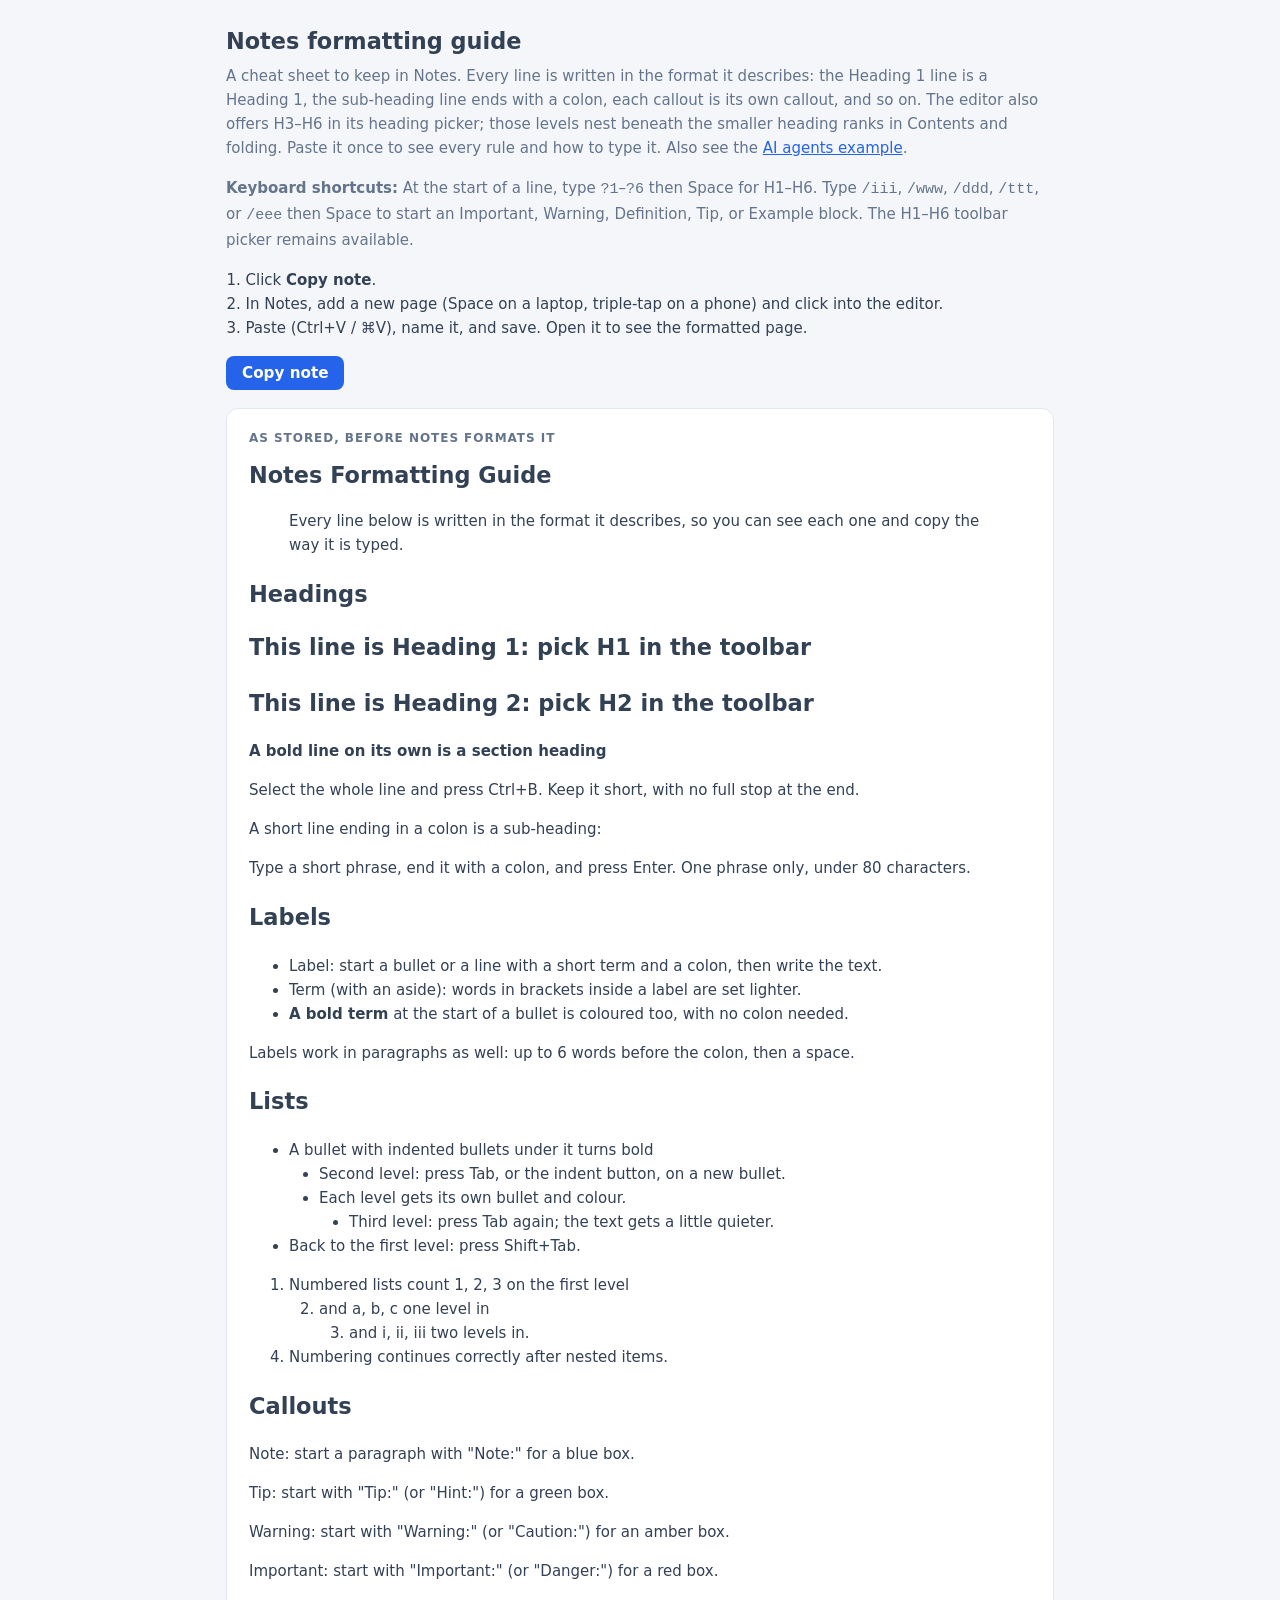
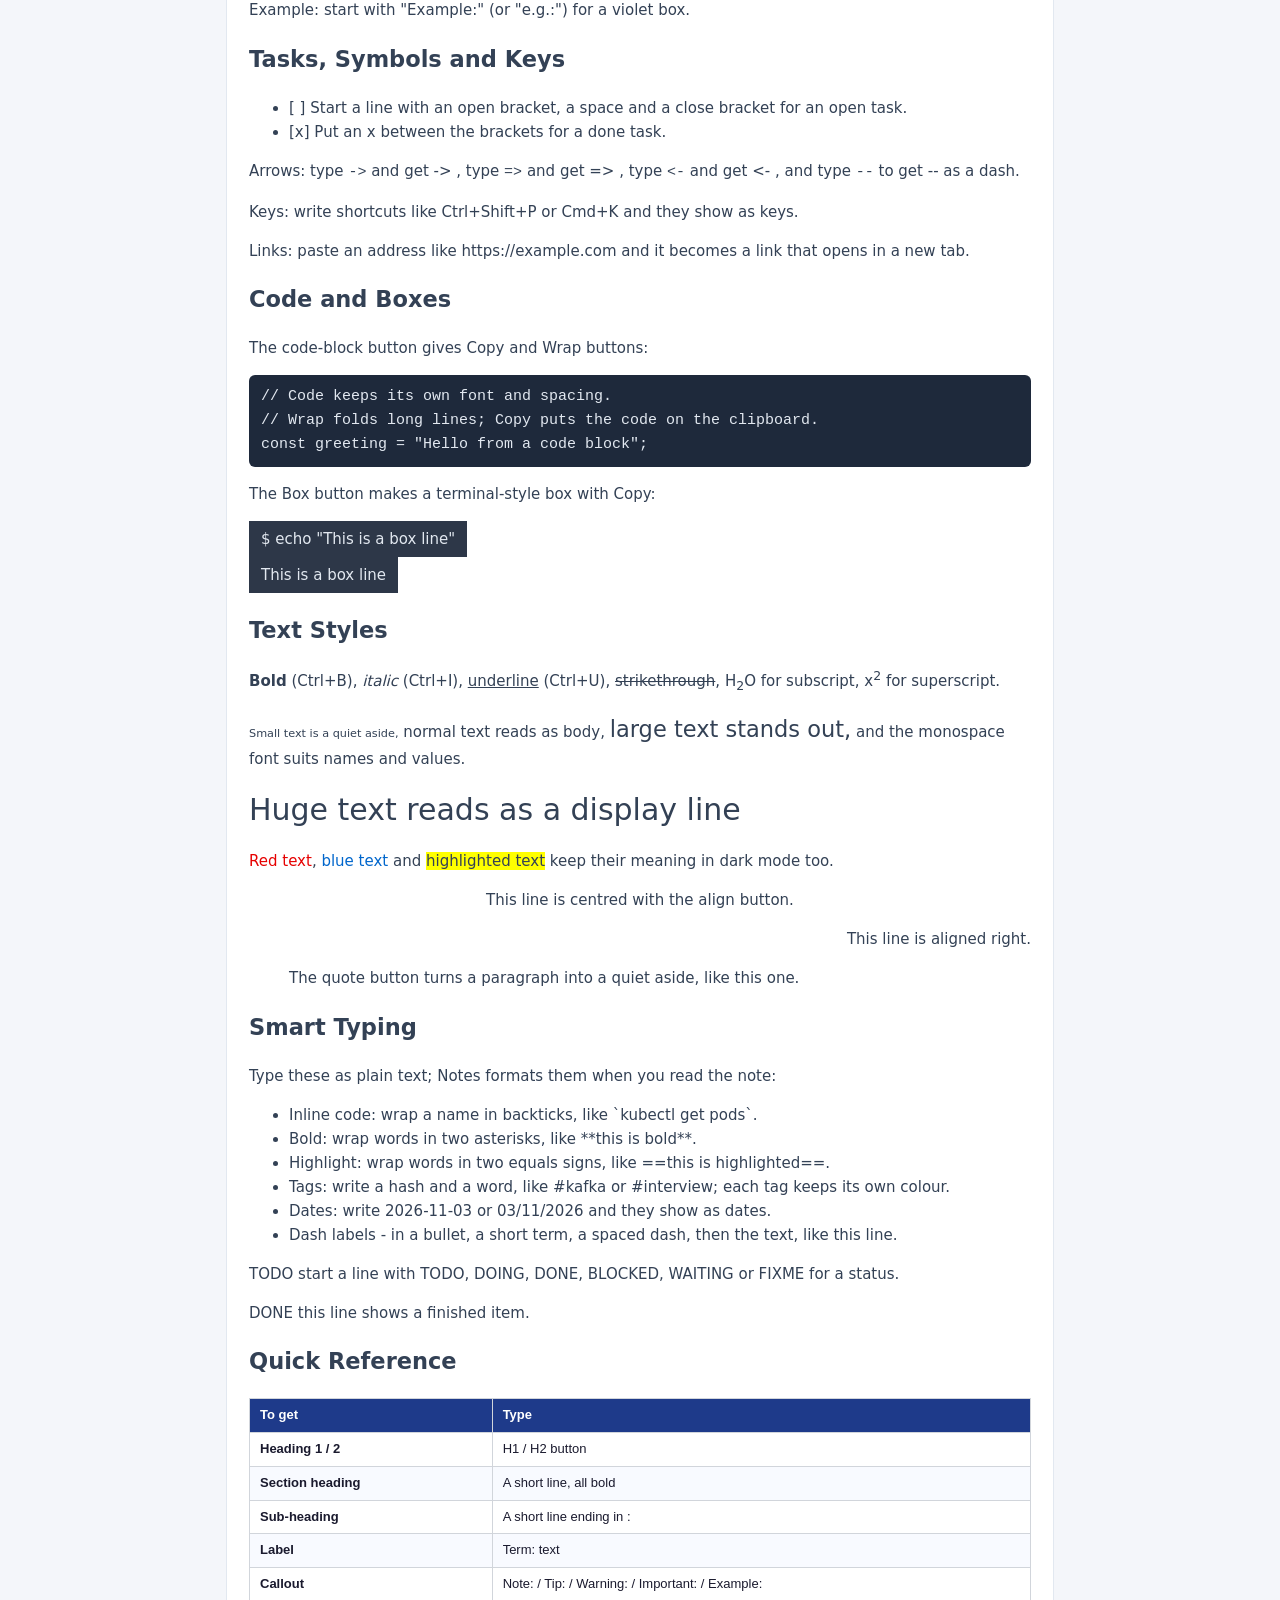
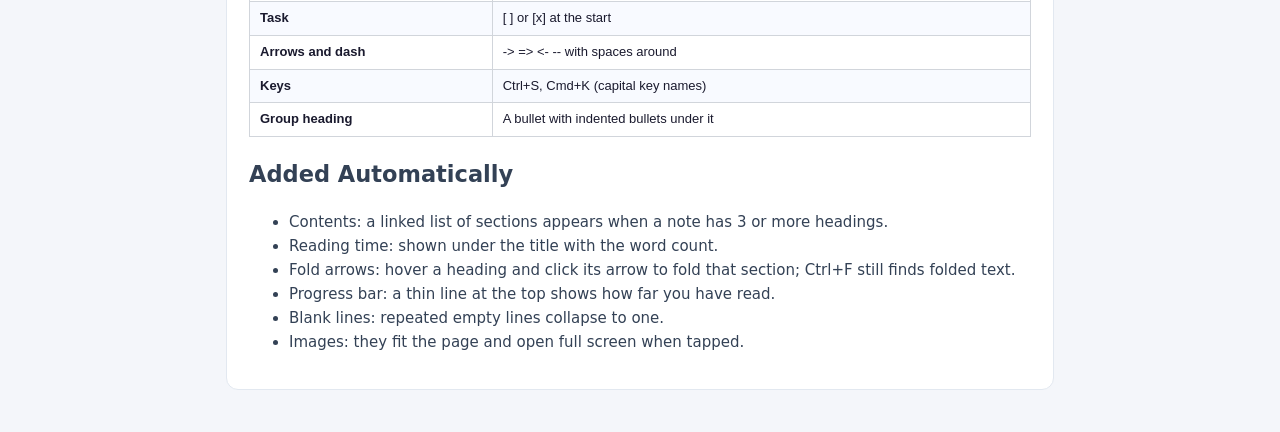
<file: examples/formatting-guide.html>
<!doctype html>
<html lang="en">
<head>
  <meta charset="utf-8">
  <meta name="viewport" content="width=device-width, initial-scale=1">
  <title>Notes Formatting Guide</title>
  <!-- A self-describing Notes page: every line is written in the format it explains (the H1 line is an H1, the sub-heading line ends in ":", each callout is a callout), so pasting it into Notes shows each rule of the reading-view auto-formatting (ARCHITECTURE.md, "Note Auto-Formatting").
       The note is plain Quill HTML in <template id="note">: Copy puts it on the clipboard as rich
       text, and pasting it into the Notes editor keeps every format (headers, ql-indent, the table
       embed, black box, code block, quote, tasks). -->
  <style>
    :root { color-scheme: light dark; --bg: #f4f6fa; --card: #fff; --text: #334155; --muted: #64748b; --rule: #e2e8f0; --accent: #2563eb; }
    @media (prefers-color-scheme: dark) { :root { --bg: #0d1117; --card: #151b23; --text: #d5dce4; --muted: #8b949e; --rule: #263040; --accent: #6cb6ff; } }
    * { box-sizing: border-box; }
    body { margin: 0; background: var(--bg); color: var(--text); font: 15px/1.6 system-ui, -apple-system, 'Segoe UI', sans-serif; }
    main { max-width: 860px; margin: 0 auto; padding: 24px 16px 48px; }
    h1 { margin: 0 0 4px; font-size: 1.4rem; }
    a { color: var(--accent); }
    .lead { margin: 0 0 16px; color: var(--muted); }
    .steps { margin: 0 0 16px; padding-left: 1.3em; }
    .bar { display: flex; flex-wrap: wrap; align-items: center; gap: 10px; margin-bottom: 18px; }
    button { padding: 8px 16px; border: none; border-radius: 8px; background: var(--accent); color: #fff; font: 600 0.95rem system-ui, sans-serif; cursor: pointer; }
    button:focus-visible { outline: 3px solid color-mix(in srgb, var(--accent) 45%, transparent); outline-offset: 2px; }
    #status { color: var(--muted); font-size: 0.9rem; }
    .preview { padding: 20px 22px; border: 1px solid var(--rule); border-radius: 12px; background: var(--card); overflow-x: auto; }
    .preview .label { margin: 0 0 10px; font-size: 0.75rem; font-weight: 700; letter-spacing: 0.08em; text-transform: uppercase; color: var(--muted); }
    .preview .rich-black-box { padding: 6px 12px; background: #2d3748; color: #e2e8f0; width: fit-content; }
    .preview pre { padding: 10px 12px; border-radius: 6px; background: #1e293b; color: #e2e8f0; overflow-x: auto; }
    .preview .ql-indent-1 { margin-left: 2em; }
    .preview .ql-indent-2 { margin-left: 4em; }
    .preview .ql-size-small { font-size: 0.75em; }
    .preview .ql-size-large { font-size: 1.5em; }
    .preview .ql-size-huge { font-size: 2em; }
    .preview .ql-align-center { text-align: center; }
    .preview .ql-align-right { text-align: right; }
    .preview table { border-collapse: collapse; }
  </style>
</head>
<body>
  <main>
    <h1>Notes formatting guide</h1>
    <p class="lead">A cheat sheet to keep in Notes. Every line is written in the format it describes: the Heading 1 line is a Heading 1, the sub-heading line ends with a colon, each callout is its own callout, and so on. The editor also offers H3–H6 in its heading picker; those levels nest beneath the smaller heading ranks in Contents and folding. Paste it once to see every rule and how to type it. Also see the <a href="ai-agents-note.html">AI agents example</a>.</p>
    <p class="lead"><strong>Keyboard shortcuts:</strong> At the start of a line, type <code>?1</code>–<code>?6</code> then Space for H1–H6. Type <code>/iii</code>, <code>/www</code>, <code>/ddd</code>, <code>/ttt</code>, or <code>/eee</code> then Space to start an Important, Warning, Definition, Tip, or Example block. The H1–H6 toolbar picker remains available.</p>
    <ol class="steps">
      <li>Click <strong>Copy note</strong>.</li>
      <li>In Notes, add a new page (Space on a laptop, triple-tap on a phone) and click into the editor.</li>
      <li>Paste (Ctrl+V / ⌘V), name it, and save. Open it to see the formatted page.</li>
    </ol>
    <div class="bar">
      <button id="copy" type="button">Copy note</button>
      <span id="status" role="status" aria-live="polite"></span>
    </div>
    <section class="preview" aria-label="The note as stored (unformatted)">
      <p class="label">As stored, before Notes formats it</p>
      <div id="raw"></div>
    </section>
  </main>
  <template id="note"><h1>Notes Formatting Guide</h1><blockquote>Every line below is written in the format it describes, so you can see each one and copy the way it is typed.</blockquote><h2>Headings</h2><h1>This line is Heading 1: pick H1 in the toolbar</h1><h2>This line is Heading 2: pick H2 in the toolbar</h2><p><strong>A bold line on its own is a section heading</strong></p><p>Select the whole line and press Ctrl+B. Keep it short, with no full stop at the end.</p><p>A short line ending in a colon is a sub-heading:</p><p>Type a short phrase, end it with a colon, and press Enter. One phrase only, under 80 characters.</p><h2>Labels</h2><ul><li>Label: start a bullet or a line with a short term and a colon, then write the text.</li><li>Term (with an aside): words in brackets inside a label are set lighter.</li><li><strong>A bold term</strong> at the start of a bullet is coloured too, with no colon needed.</li></ul><p>Labels work in paragraphs as well: up to 6 words before the colon, then a space.</p><h2>Lists</h2><ul><li>A bullet with indented bullets under it turns bold</li><li class="ql-indent-1">Second level: press Tab, or the indent button, on a new bullet.</li><li class="ql-indent-1">Each level gets its own bullet and colour.</li><li class="ql-indent-2">Third level: press Tab again; the text gets a little quieter.</li><li>Back to the first level: press Shift+Tab.</li></ul><ol><li>Numbered lists count 1, 2, 3 on the first level</li><li class="ql-indent-1">and a, b, c one level in</li><li class="ql-indent-2">and i, ii, iii two levels in.</li><li>Numbering continues correctly after nested items.</li></ol><h2>Callouts</h2><p>Note: start a paragraph with "Note:" for a blue box.</p><p>Tip: start with "Tip:" (or "Hint:") for a green box.</p><p>Warning: start with "Warning:" (or "Caution:") for an amber box.</p><p>Important: start with "Important:" (or "Danger:") for a red box.</p><p>Example: start with "Example:" (or "e.g.:") for a violet box.</p><h2>Tasks, Symbols and Keys</h2><ul><li>[ ] Start a line with an open bracket, a space and a close bracket for an open task.</li><li>[x] Put an x between the brackets for a done task.</li></ul><p>Arrows: type <code>-&gt;</code> and get -&gt; , type <code>=&gt;</code> and get =&gt; , type <code>&lt;-</code> and get &lt;- , and type <code>--</code> to get -- as a dash.</p><p>Keys: write shortcuts like Ctrl+Shift+P or Cmd+K and they show as keys.</p><p>Links: paste an address like https://example.com and it becomes a link that opens in a new tab.</p><h2>Code and Boxes</h2><p>The code-block button gives Copy and Wrap buttons:</p><pre class="ql-syntax" spellcheck="false">// Code keeps its own font and spacing.
// Wrap folds long lines; Copy puts the code on the clipboard.
const greeting = "Hello from a code block";
</pre><p>The Box button makes a terminal-style box with Copy:</p><div class="rich-black-box">$ echo "This is a box line"</div><div class="rich-black-box">This is a box line</div><h2>Text Styles</h2><p><strong>Bold</strong> (Ctrl+B), <em>italic</em> (Ctrl+I), <u>underline</u> (Ctrl+U), <s>strikethrough</s>, H<sub>2</sub>O for subscript, x<sup>2</sup> for superscript.</p><p><span class="ql-size-small">Small text is a quiet aside,</span> normal text reads as body, <span class="ql-size-large">large text stands out,</span> and <span class="ql-font-monospace">the monospace font suits names and values.</span></p><p><span class="ql-size-huge">Huge text reads as a display line</span></p><p><span style="color: rgb(230, 0, 0);">Red text</span>, <span style="color: rgb(0, 102, 204);">blue text</span> and <span style="background-color: rgb(255, 255, 0);">highlighted text</span> keep their meaning in dark mode too.</p><p class="ql-align-center">This line is centred with the align button.</p><p class="ql-align-right">This line is aligned right.</p><blockquote>The quote button turns a paragraph into a quiet aside, like this one.</blockquote><h2>Smart Typing</h2><p>Type these as plain text; Notes formats them when you read the note:</p><ul><li>Inline code: wrap a name in backticks, like `kubectl get pods`.</li><li>Bold: wrap words in two asterisks, like **this is bold**.</li><li>Highlight: wrap words in two equals signs, like ==this is highlighted==.</li><li>Tags: write a hash and a word, like #kafka or #interview; each tag keeps its own colour.</li><li>Dates: write 2026-11-03 or 03/11/2026 and they show as dates.</li><li>Dash labels - in a bullet, a short term, a spaced dash, then the text, like this line.</li></ul><p>TODO start a line with TODO, DOING, DONE, BLOCKED, WAITING or FIXME for a status.</p><p>DONE this line shows a finished item.</p><h2>Quick Reference</h2><div class="ql-table-embed" data-table-id="formatting-guide"><div><table style="border-collapse:collapse;width:100%;font-size:13px;font-family:sans-serif;"><tr><th style="padding:6px 10px;border:1px solid #d1d5db;background:#1e3a8a;color:#ffffff;font-weight:700;text-align:left;">To get</th><th style="padding:6px 10px;border:1px solid #d1d5db;background:#1e3a8a;color:#ffffff;font-weight:700;text-align:left;">Type</th></tr><tr><td style="padding:6px 10px;border:1px solid #d1d5db;background:#ffffff;color:#1a1a2e;font-weight:700;text-align:left;">Heading 1 / 2</td><td style="padding:6px 10px;border:1px solid #d1d5db;background:#ffffff;color:#1a1a2e;font-weight:400;text-align:left;">H1 / H2 button</td></tr><tr><td style="padding:6px 10px;border:1px solid #d1d5db;background:#f8faff;color:#1a1a2e;font-weight:700;text-align:left;">Section heading</td><td style="padding:6px 10px;border:1px solid #d1d5db;background:#f8faff;color:#1a1a2e;font-weight:400;text-align:left;">A short line, all bold</td></tr><tr><td style="padding:6px 10px;border:1px solid #d1d5db;background:#ffffff;color:#1a1a2e;font-weight:700;text-align:left;">Sub-heading</td><td style="padding:6px 10px;border:1px solid #d1d5db;background:#ffffff;color:#1a1a2e;font-weight:400;text-align:left;">A short line ending in :</td></tr><tr><td style="padding:6px 10px;border:1px solid #d1d5db;background:#f8faff;color:#1a1a2e;font-weight:700;text-align:left;">Label</td><td style="padding:6px 10px;border:1px solid #d1d5db;background:#f8faff;color:#1a1a2e;font-weight:400;text-align:left;">Term: text</td></tr><tr><td style="padding:6px 10px;border:1px solid #d1d5db;background:#ffffff;color:#1a1a2e;font-weight:700;text-align:left;">Callout</td><td style="padding:6px 10px;border:1px solid #d1d5db;background:#ffffff;color:#1a1a2e;font-weight:400;text-align:left;">Note: / Tip: / Warning: / Important: / Example:</td></tr><tr><td style="padding:6px 10px;border:1px solid #d1d5db;background:#f8faff;color:#1a1a2e;font-weight:700;text-align:left;">Task</td><td style="padding:6px 10px;border:1px solid #d1d5db;background:#f8faff;color:#1a1a2e;font-weight:400;text-align:left;">[ ] or [x] at the start</td></tr><tr><td style="padding:6px 10px;border:1px solid #d1d5db;background:#ffffff;color:#1a1a2e;font-weight:700;text-align:left;">Arrows and dash</td><td style="padding:6px 10px;border:1px solid #d1d5db;background:#ffffff;color:#1a1a2e;font-weight:400;text-align:left;">-&gt;  =&gt;  &lt;-  -- with spaces around</td></tr><tr><td style="padding:6px 10px;border:1px solid #d1d5db;background:#f8faff;color:#1a1a2e;font-weight:700;text-align:left;">Keys</td><td style="padding:6px 10px;border:1px solid #d1d5db;background:#f8faff;color:#1a1a2e;font-weight:400;text-align:left;">Ctrl+S, Cmd+K (capital key names)</td></tr><tr><td style="padding:6px 10px;border:1px solid #d1d5db;background:#ffffff;color:#1a1a2e;font-weight:700;text-align:left;">Group heading</td><td style="padding:6px 10px;border:1px solid #d1d5db;background:#ffffff;color:#1a1a2e;font-weight:400;text-align:left;">A bullet with indented bullets under it</td></tr></table></div></div><h2>Added Automatically</h2><ul><li>Contents: a linked list of sections appears when a note has 3 or more headings.</li><li>Reading time: shown under the title with the word count.</li><li>Fold arrows: hover a heading and click its arrow to fold that section; Ctrl+F still finds folded text.</li><li>Progress bar: a thin line at the top shows how far you have read.</li><li>Blank lines: repeated empty lines collapse to one.</li><li>Images: they fit the page and open full screen when tapped.</li></ul></template>
  <script>
    const html = document.getElementById('note').innerHTML;
    document.getElementById('raw').innerHTML = html;
    const status = document.getElementById('status');
    document.getElementById('copy').addEventListener('click', async () => {
      const text = document.getElementById('raw').innerText;
      try {
        await navigator.clipboard.write([new ClipboardItem({
          'text/html': new Blob([html], { type: 'text/html' }),
          'text/plain': new Blob([text], { type: 'text/plain' }),
        })]);
        status.textContent = 'Copied. Paste it into the Notes editor.';
      } catch (error) {
        // Older browsers: select the preview so Ctrl+C copies it as rich text
        const range = document.createRange();
        range.selectNodeContents(document.getElementById('raw'));
        const selection = getSelection();
        selection.removeAllRanges();
        selection.addRange(range);
        status.textContent = 'Selected. Press Ctrl+C (⌘C) to copy, then paste into the Notes editor.';
      }
    });
  </script>
</body>
</html>
</file>
